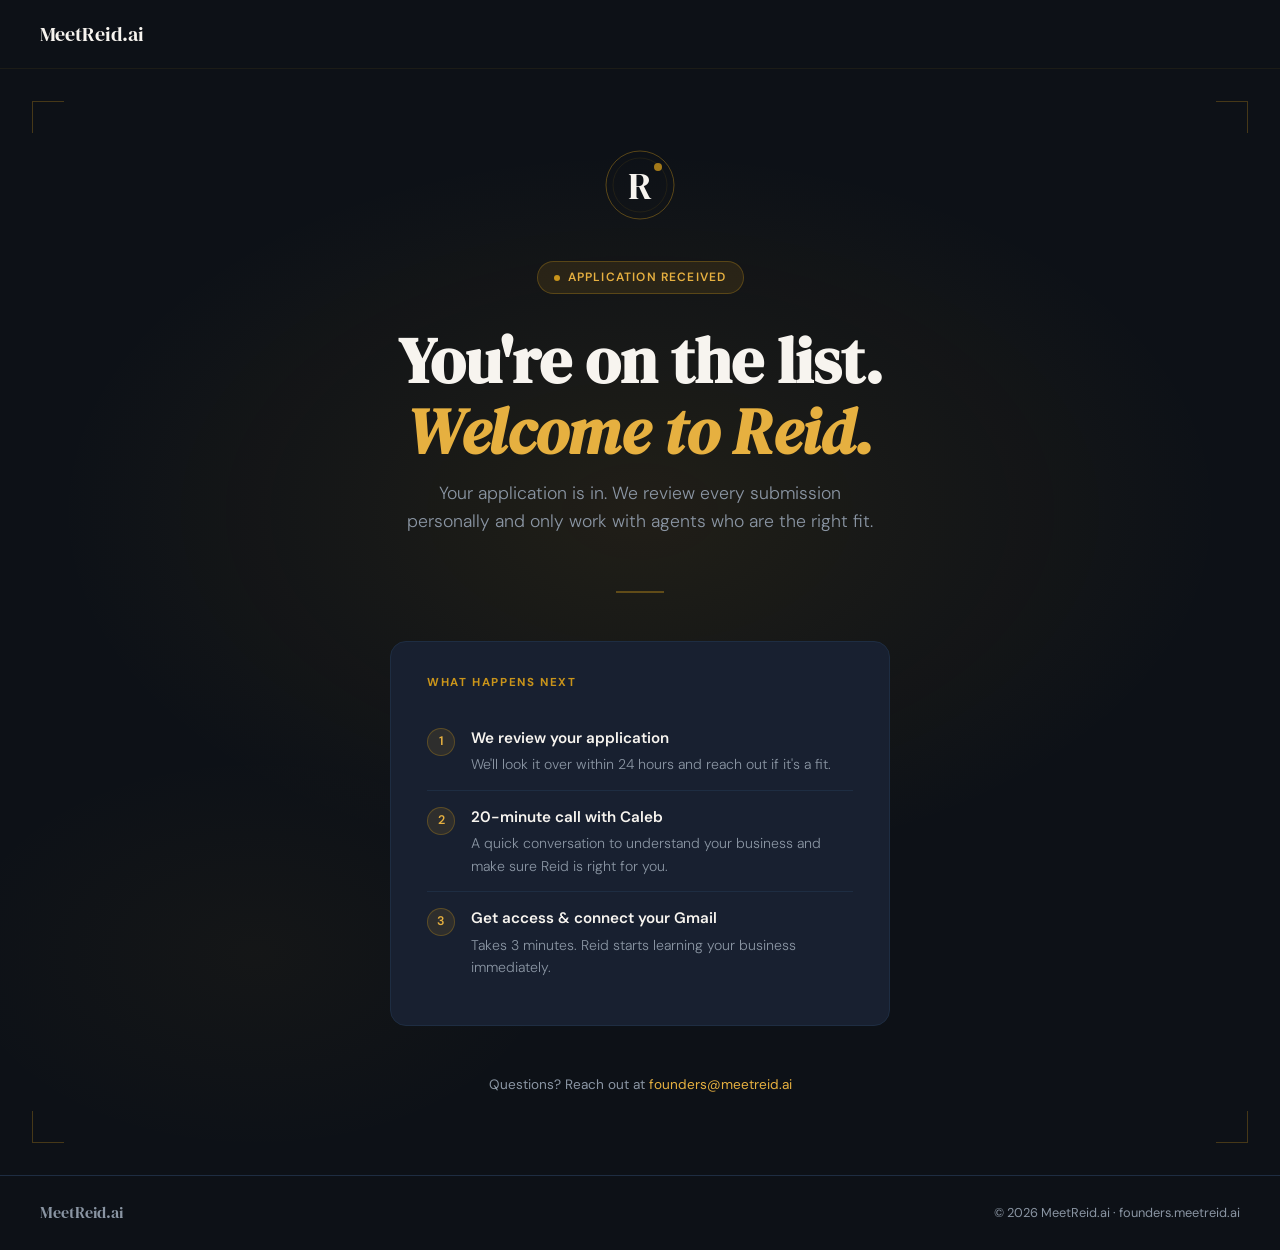
<file: thank-you.html>
<!DOCTYPE html>
<html lang="en">
<head>
<meta charset="UTF-8">
<meta name="viewport" content="width=device-width, initial-scale=1.0">
<title>Reid — You're In | MeetReid.ai</title>
<link rel="preconnect" href="https://fonts.googleapis.com">
<link rel="preconnect" href="https://fonts.gstatic.com" crossorigin>
<link href="https://fonts.googleapis.com/css2?family=DM+Serif+Display:ital@0;1&family=DM+Sans:ital,opsz,wght@0,9..40,300;0,9..40,400;0,9..40,500;0,9..40,600;1,9..40,300&display=swap" rel="stylesheet">

<!-- Meta Pixel Code -->
<script>
!function(f,b,e,v,n,t,s)
{if(f.fbq)return;n=f.fbq=function(){n.callMethod?
n.callMethod.apply(n,arguments):n.queue.push(arguments)};
if(!f._fbq)f._fbq=n;n.push=n;n.loaded=!0;n.version='2.0';
n.queue=[];t=b.createElement(e);t.async=!0;
t.src=v;s=b.getElementsByTagName(e)[0];
s.parentNode.insertBefore(t,s)}(window, document,'script',
'https://connect.facebook.net/en_US/fbevents.js');
fbq('init', '1615108696171983');
fbq('track', 'PageView');
fbq('track', 'Lead');
</script>
<noscript><img height="1" width="1" style="display:none"
src="https://www.facebook.com/tr?id=1615108696171983&ev=Lead&noscript=1"
/></noscript>
<!-- End Meta Pixel Code -->

<style>
  *, *::before, *::after { box-sizing: border-box; margin: 0; padding: 0; }

  :root {
    --navy: #0d1117;
    --navy-mid: #131a24;
    --navy-card: #182030;
    --navy-border: #1e2d42;
    --gold: #c9941a;
    --gold-light: #e6b040;
    --gold-pale: rgba(201,148,26,0.12);
    --white: #f7f4ef;
    --muted: #8a95a3;
    --text: #dde3ec;
  }

  body {
    background: var(--navy);
    color: var(--text);
    font-family: 'DM Sans', sans-serif;
    font-size: 16px;
    line-height: 1.6;
    overflow-x: hidden;
    min-height: 100vh;
    display: flex;
    flex-direction: column;
  }

  /* ── NAV ── */
  nav {
    display: flex;
    align-items: center;
    justify-content: space-between;
    padding: 18px 40px;
    border-bottom: 1px solid rgba(201,148,26,0.08);
  }
  .nav-logo {
    font-family: 'DM Serif Display', serif;
    font-size: 1.25rem;
    color: var(--white);
    text-decoration: none;
  }

  /* ── MAIN ── */
  main {
    flex: 1;
    display: flex;
    flex-direction: column;
    align-items: center;
    justify-content: center;
    text-align: center;
    padding: 80px 24px;
    position: relative;
    overflow: hidden;
  }

  main::before {
    content: '';
    position: absolute; inset: 0;
    background:
      radial-gradient(ellipse 70% 50% at 50% 40%, rgba(201,148,26,0.1) 0%, transparent 65%),
      radial-gradient(ellipse 40% 30% at 20% 80%, rgba(201,148,26,0.04) 0%, transparent 60%);
    pointer-events: none;
  }

  /* Corner accents */
  .corner { position: absolute; width: 32px; height: 32px; }
  .c-tl { top: 32px; left: 32px; border-top: 1.5px solid rgba(201,148,26,0.3); border-left: 1.5px solid rgba(201,148,26,0.3); }
  .c-tr { top: 32px; right: 32px; border-top: 1.5px solid rgba(201,148,26,0.3); border-right: 1.5px solid rgba(201,148,26,0.3); }
  .c-bl { bottom: 32px; left: 32px; border-bottom: 1.5px solid rgba(201,148,26,0.3); border-left: 1.5px solid rgba(201,148,26,0.3); }
  .c-br { bottom: 32px; right: 32px; border-bottom: 1.5px solid rgba(201,148,26,0.3); border-right: 1.5px solid rgba(201,148,26,0.3); }

  .content {
    position: relative;
    z-index: 2;
    max-width: 600px;
    display: flex;
    flex-direction: column;
    align-items: center;
  }

  /* Monogram */
  .monogram {
    width: 72px;
    height: 72px;
    margin-bottom: 40px;
  }

  /* Badge */
  .badge {
    display: inline-flex;
    align-items: center;
    gap: 8px;
    background: var(--gold-pale);
    border: 1px solid rgba(201,148,26,0.3);
    border-radius: 100px;
    padding: 6px 16px;
    font-size: 0.75rem;
    font-weight: 600;
    letter-spacing: 0.1em;
    text-transform: uppercase;
    color: var(--gold-light);
    margin-bottom: 32px;
  }

  .badge-dot {
    width: 6px; height: 6px;
    border-radius: 50%;
    background: var(--gold);
  }

  /* Headline */
  h1 {
    font-family: 'DM Serif Display', serif;
    font-size: clamp(2.4rem, 5vw, 4rem);
    line-height: 1.1;
    color: var(--white);
    margin-bottom: 12px;
  }

  h1 em {
    font-style: italic;
    color: var(--gold-light);
  }

  /* Subhead */
  .subhead {
    font-size: 1.1rem;
    color: var(--muted);
    font-weight: 300;
    max-width: 480px;
    margin-bottom: 56px;
  }

  /* Divider */
  .divider {
    width: 48px; height: 1.5px;
    background: rgba(201,148,26,0.4);
    margin-bottom: 48px;
  }

  /* What happens next */
  .next-steps {
    width: 100%;
    max-width: 500px;
    background: var(--navy-card);
    border: 1px solid var(--navy-border);
    border-radius: 16px;
    padding: 32px 36px;
    text-align: left;
    margin-bottom: 48px;
  }

  .next-label {
    font-size: 0.72rem;
    font-weight: 700;
    letter-spacing: 0.14em;
    text-transform: uppercase;
    color: var(--gold);
    margin-bottom: 20px;
  }

  .step {
    display: flex;
    gap: 16px;
    align-items: flex-start;
    padding: 14px 0;
    border-bottom: 1px solid var(--navy-border);
  }

  .step:last-child { border-bottom: none; }

  .step-num {
    width: 28px; height: 28px;
    border-radius: 50%;
    background: var(--gold-pale);
    border: 1px solid rgba(201,148,26,0.3);
    display: flex; align-items: center; justify-content: center;
    font-size: 0.78rem;
    font-weight: 600;
    color: var(--gold-light);
    flex-shrink: 0;
    margin-top: 2px;
  }

  .step-text h3 {
    font-size: 0.95rem;
    font-weight: 600;
    color: var(--white);
    margin-bottom: 3px;
  }

  .step-text p {
    font-size: 0.88rem;
    color: var(--muted);
    font-weight: 300;
  }

  /* CTA */
  .cta-sub {
    font-size: 0.85rem;
    color: var(--muted);
  }

  .cta-sub a {
    color: var(--gold-light);
    text-decoration: none;
  }

  /* ── FOOTER ── */
  footer {
    padding: 24px 40px;
    border-top: 1px solid var(--navy-border);
    display: flex;
    justify-content: space-between;
    align-items: center;
    flex-wrap: wrap;
    gap: 12px;
  }

  footer .logo {
    font-family: 'DM Serif Display', serif;
    color: var(--muted);
    font-size: 1rem;
  }

  footer p { font-size: 0.8rem; color: var(--muted); }
</style>
</head>
<body>

<nav>
  <a class="nav-logo" href="https://meetreid.ai">MeetReid.ai</a>
</nav>

<main>
  <div class="corner c-tl"></div>
  <div class="corner c-tr"></div>
  <div class="corner c-bl"></div>
  <div class="corner c-br"></div>

  <div class="content">

    <!-- Monogram -->
    <svg class="monogram" viewBox="0 0 72 72" fill="none" xmlns="http://www.w3.org/2000/svg">
      <circle cx="36" cy="36" r="34" stroke="#c9941a" stroke-width="1" stroke-opacity="0.4"/>
      <circle cx="36" cy="36" r="27" stroke="#c9941a" stroke-width="0.5" stroke-opacity="0.2"/>
      <text x="36" y="50" text-anchor="middle"
        font-family="DM Serif Display, Georgia, serif"
        font-size="38" fill="#f7f4ef">R</text>
      <circle cx="54" cy="18" r="4" fill="#c9941a" opacity="0.8"/>
    </svg>

    <div class="badge">
      <div class="badge-dot"></div>
      Application Received
    </div>

    <h1>You're on the list.<br><em>Welcome to Reid.</em></h1>
    <p class="subhead">Your application is in. We review every submission personally and only work with agents who are the right fit.</p>

    <div class="divider"></div>

    <div class="next-steps">
      <div class="next-label">What happens next</div>
      <div class="step">
        <div class="step-num">1</div>
        <div class="step-text">
          <h3>We review your application</h3>
          <p>We'll look it over within 24 hours and reach out if it's a fit.</p>
        </div>
      </div>
      <div class="step">
        <div class="step-num">2</div>
        <div class="step-text">
          <h3>20-minute call with Caleb</h3>
          <p>A quick conversation to understand your business and make sure Reid is right for you.</p>
        </div>
      </div>
      <div class="step">
        <div class="step-num">3</div>
        <div class="step-text">
          <h3>Get access & connect your Gmail</h3>
          <p>Takes 3 minutes. Reid starts learning your business immediately.</p>
        </div>
      </div>
    </div>

    <p class="cta-sub">Questions? Reach out at <a href="mailto:founders@meetreid.ai">founders@meetreid.ai</a></p>

  </div>
</main>

<footer>
  <span class="logo">MeetReid.ai</span>
  <p>© 2026 MeetReid.ai · founders.meetreid.ai</p>
</footer>

</body>
</html>
</file>
